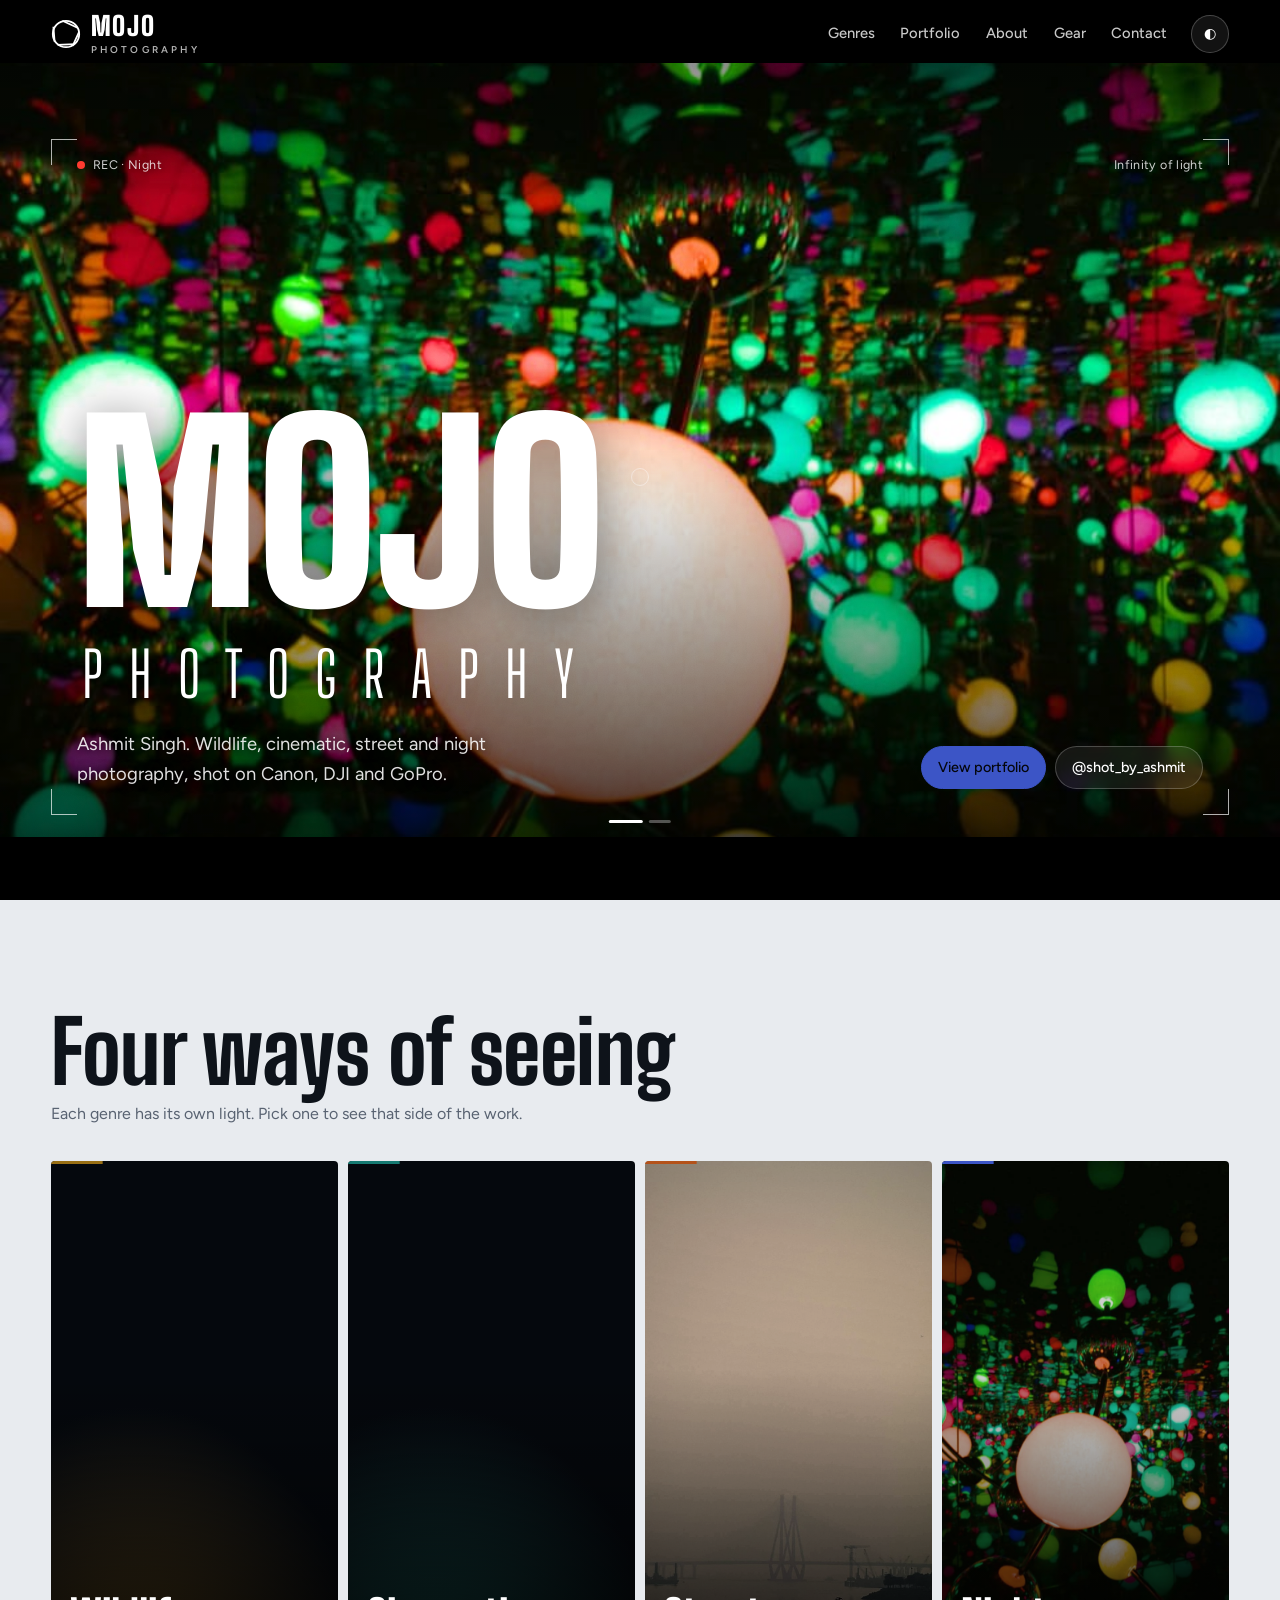
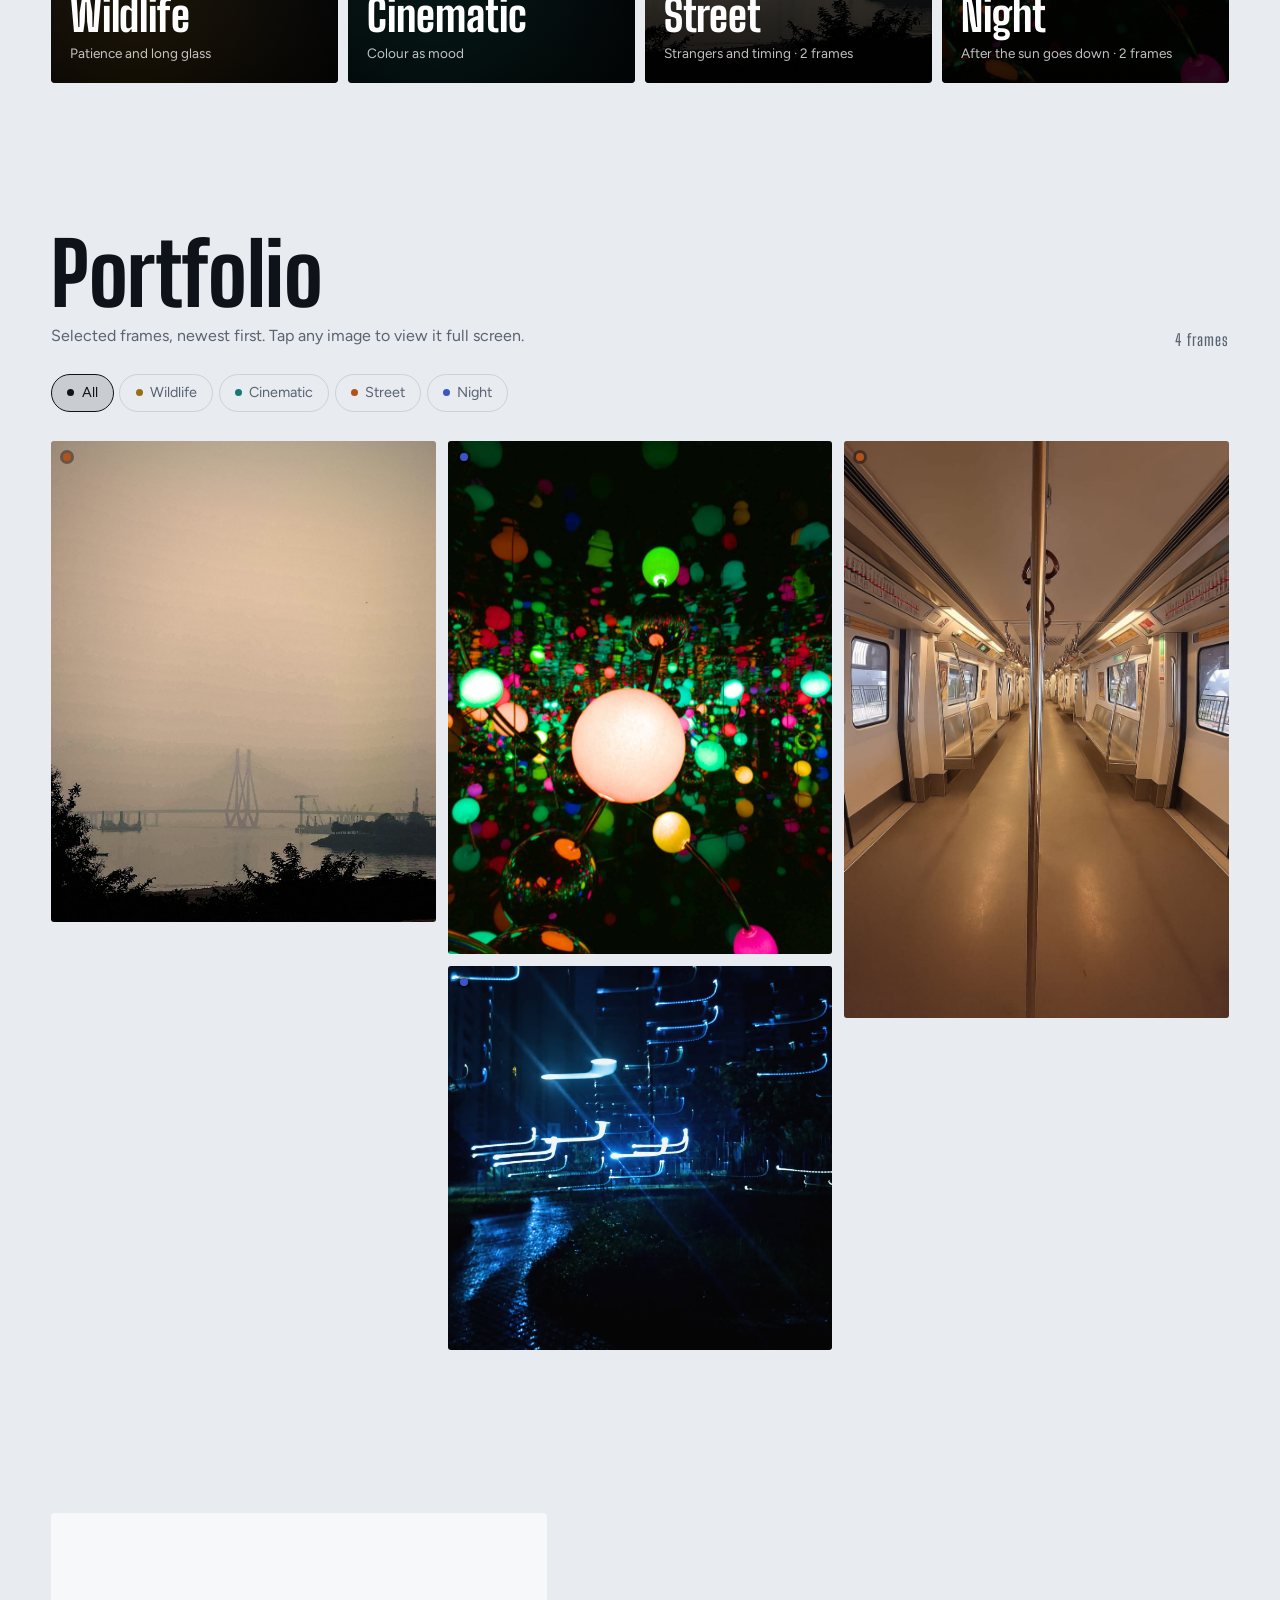
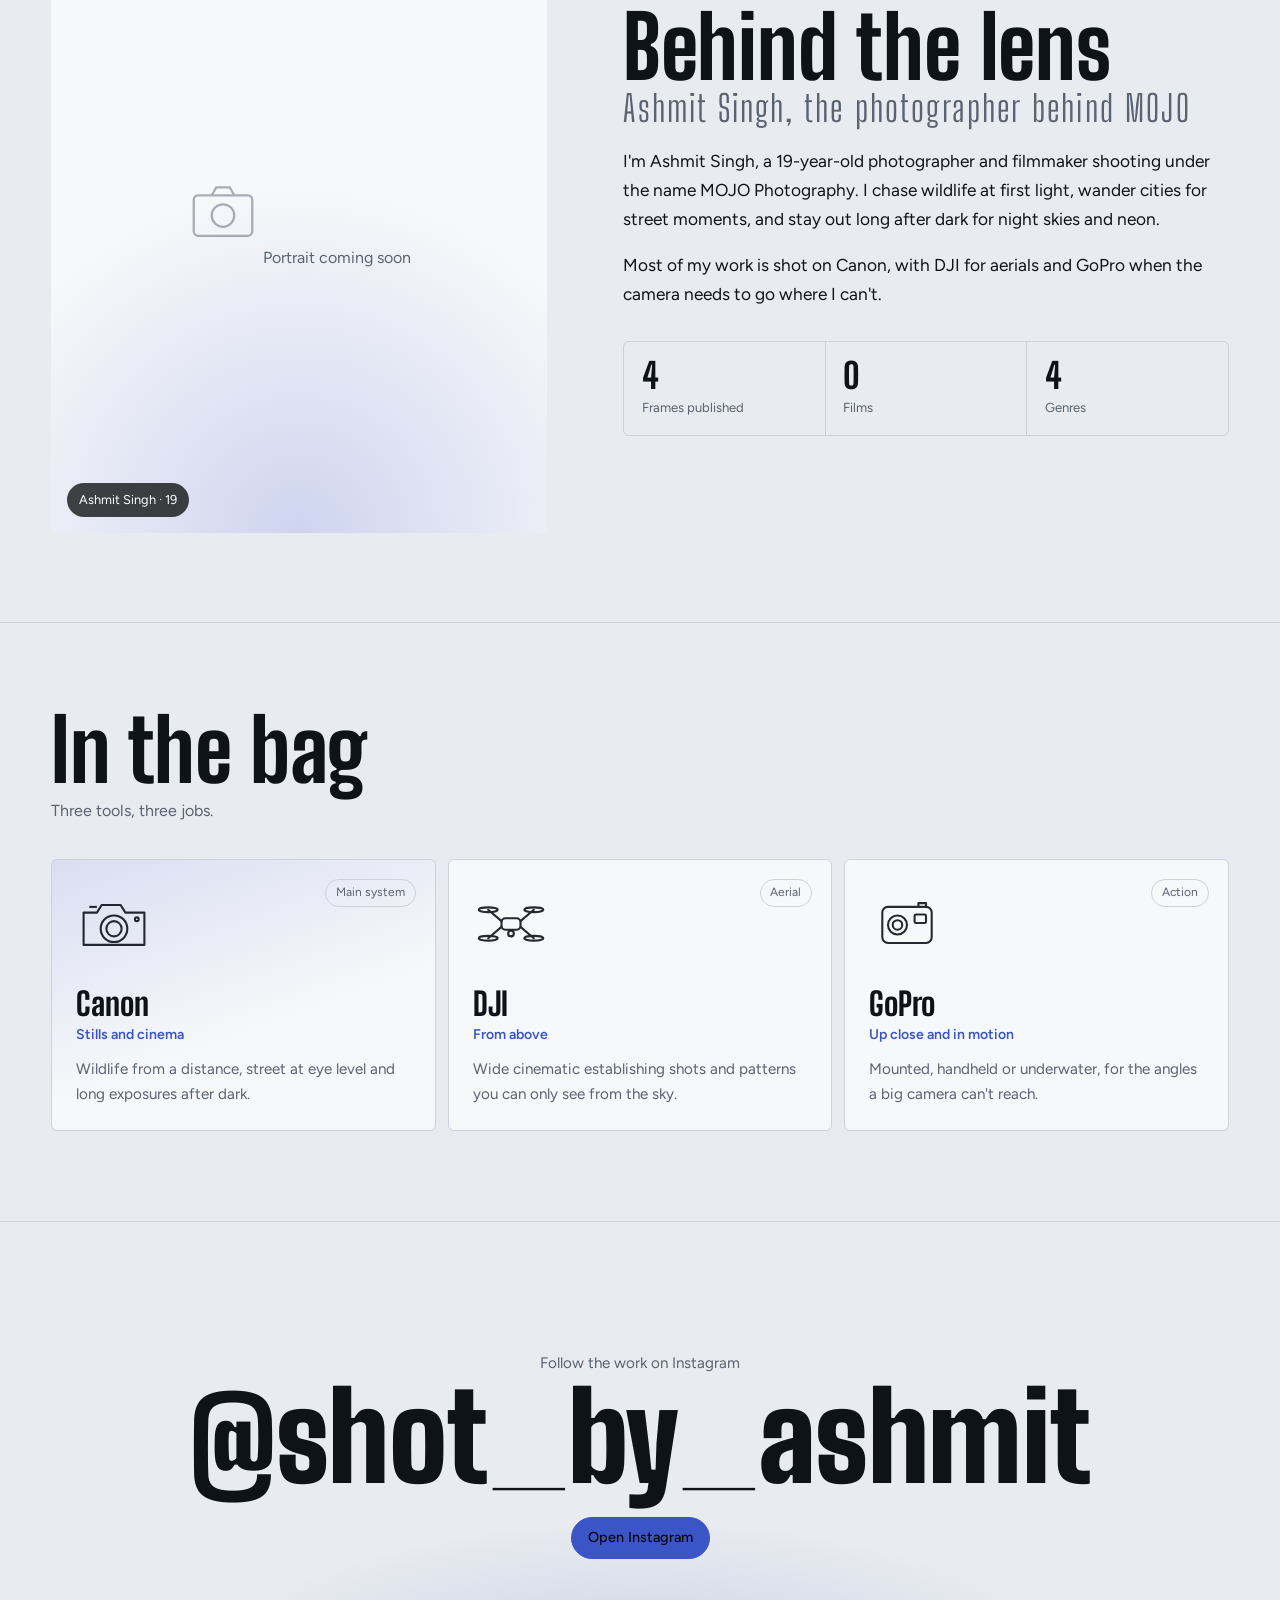
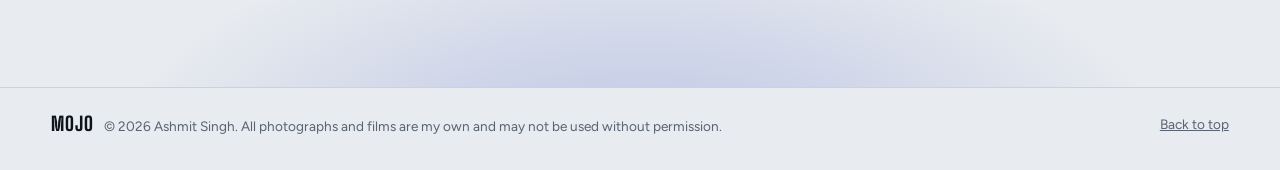
<file: index.html>
<!DOCTYPE html>
<html lang="en">
<head>
<meta charset="utf-8">
<meta name="viewport" content="width=device-width, initial-scale=1, viewport-fit=cover">
<title>MOJO Photography · Ashmit Singh</title>
<meta property="og:title" content="MOJO Photography · Ashmit Singh">
<meta property="og:description" content="Wildlife, cinematic, street and night photography by Ashmit Singh.">
<meta name="description" content="MOJO Photography by Ashmit Singh. Wildlife, cinematic, street and night photography and films.">
<link rel="preconnect" href="https://fonts.googleapis.com">
<link rel="preconnect" href="https://fonts.gstatic.com" crossorigin>
<link href="https://fonts.googleapis.com/css2?family=Big+Shoulders+Display:wght@400;600;800;900&family=Figtree:wght@400;500;600&display=swap" rel="stylesheet">
<link rel="stylesheet" href="style.css">
<link rel="icon" href="data:image/svg+xml,%3Csvg xmlns=%22http://www.w3.org/2000/svg%22 viewBox=%220 0 100 100%22%3E%3Ctext y=%22.9em%22 font-size=%2290%22%3E📷%3C/text%3E%3C/svg%3E">
</head>
<body data-genre="all">

<div class="intro" id="intro" aria-hidden="true">
  <svg viewBox="-50 -50 100 100"><g fill="none" stroke="#fff" stroke-width="1.6">
    <circle r="46"/>
    <path d="M-12-44L40-20M44 -8L22 40M30 34L-28 36M-38 26L-42-24M-44-12L4-46M24-38L-2 46"/>
  </g></svg>
  <div class="word">MOJO PHOTOGRAPHY</div>
</div>

<nav class="nav" id="nav">
  <div class="nav-in wrap">
    <a class="logo" href="#top" aria-label="MOJO Photography home">
      <svg viewBox="-50 -50 100 100" aria-hidden="true"><g fill="none" stroke="currentColor" stroke-width="6"><circle r="44"/><path d="M-12-44L40-20M44-8L22 40M30 34L-28 36M-38 26L-42-24"/></g></svg>
      <span><b>MOJO</b><small>PHOTOGRAPHY</small></span>
    </a>
    <div class="links">
      <a href="#genres">Genres</a><a href="#work">Portfolio</a><a href="#films" id="filmsLink">Films</a><a href="#about">About</a><a href="#kit">Gear</a><a href="#contact">Contact</a>
    </div>
    <div class="tools">
      <button class="btn ghost icon-btn" id="themeBtn" aria-label="Switch light or dark">◐</button>
    </div>
  </div>
</nav>

<header class="hero" id="top">
  <div class="hero-sky"></div>
  <div id="heroLayer"></div>
  <div class="hero-shade"></div>
  <div class="grain"></div>
  <div class="bar top"></div><div class="bar bot"></div>
  <div class="vf"><i></i><i></i><i></i><i></i><span class="ctr"></span></div>
  <div class="hud tl"><b></b><span id="hudL">REC · Canon</span></div>
  <div class="hud tr" id="hudR"></div>
  <div class="hero-copy">
    <h1>MOJO<span>PHOTOGRAPHY</span></h1>
    <div class="hero-row">
      <p id="tagline"><strong>Ashmit Singh.</strong> Wildlife, cinematic, street and night photography, shot on Canon, DJI and GoPro.</p>
      <div class="hero-ctas">
        <a class="btn primary" href="#work">View portfolio</a>
        <a class="btn ghost" href="https://instagram.com/shot_by_ashmit" target="_blank" rel="noopener" id="heroIg">@shot_by_ashmit</a>
      </div>
    </div>
  </div>
  <div class="hero-dots" id="heroDots"></div>
</header>

<section class="genres-sec wrap" id="genres">
  <div class="sh"><div><h2>Four ways of seeing</h2><p>Each genre has its own light. Pick one to see that side of the work.</p></div></div>
  <div class="gshow" id="gshow"></div>
</section>

<section class="work wrap" id="work">
  <div class="sh"><div><h2 id="galleryTitle">Portfolio</h2><p id="galleryNote"></p></div><span class="count" id="count"></span></div>
  <div class="filters" role="group" aria-label="Filter by genre">
    <button class="filter" data-g="all" aria-pressed="true"><i></i>All</button>
    <button class="filter" data-g="wildlife" style="--c:var(--wildlife)" aria-pressed="false"><i></i>Wildlife</button>
    <button class="filter" data-g="cinematic" style="--c:var(--cinematic)" aria-pressed="false"><i></i>Cinematic</button>
    <button class="filter" data-g="street" style="--c:var(--street)" aria-pressed="false"><i></i>Street</button>
    <button class="filter" data-g="night" style="--c:var(--night)" aria-pressed="false"><i></i>Night</button>
  </div>
  <div class="grid" id="grid"></div>
  <div class="empty" id="empty" hidden>
    <h3 id="emptyTitle">New work coming soon</h3>
    <p id="emptyText">New work is on the way.</p>
  </div>
</section>

<section class="films wrap" id="films" hidden>
  <div class="sprockets"></div>
  <div class="sh"><div><h2>Films</h2><p>Moving pictures from the same places: aerials on DJI, action on GoPro, the rest on Canon.</p></div><span class="count" id="filmCount"></span></div>
  <div class="reel" id="reel"></div>
  <div class="sprockets b"></div>
</section>

<section class="about wrap" id="about">
  <div class="portrait" id="portrait">
    <div class="ph" id="portraitPh"><div>
      <svg viewBox="0 0 64 64" fill="none" stroke="currentColor" stroke-width="2"><rect x="6" y="18" width="52" height="36" rx="4"/><path d="M22 18l4-7h12l4 7"/><circle cx="32" cy="36" r="10"/></svg>
      <span id="portraitTxt">Portrait coming soon</span></div></div>
    <span class="tag">Ashmit Singh · 19</span>
  </div>
  <div>
    <h2>Behind the lens<span>Ashmit Singh, the photographer behind MOJO</span></h2>
    <div class="bio" id="bio">
      <p>I'm Ashmit Singh, a 19-year-old photographer and filmmaker shooting under the name MOJO Photography. I chase wildlife at first light, wander cities for street moments, and stay out long after dark for night skies and neon.</p>
      <p>Most of my work is shot on Canon, with DJI for aerials and GoPro when the camera needs to go where I can't.</p>
    </div>
    <div class="facts">
      <div><b id="fFrames">0</b><small>Frames published</small></div>
      <div><b id="fFilms">0</b><small>Films</small></div>
      <div><b>4</b><small>Genres</small></div>
    </div>
  </div>
</section>

<section class="kit wrap" id="kit">
  <div class="sh"><div><h2>In the bag</h2><p>Three tools, three jobs.</p></div></div>
  <div class="kit-grid">
    <article class="kcard main">
      <span class="pill">Main system</span>
      <svg viewBox="0 0 80 80" fill="none" stroke="currentColor" stroke-width="2.2" stroke-linejoin="round"><path d="M8 28h14l5-8h20l5 8h20v34H8z"/><circle cx="40" cy="45" r="14"/><circle cx="40" cy="45" r="8"/><path d="M14 22h8"/><circle cx="64" cy="35" r="2"/></svg>
      <h3>Canon</h3><div class="role">Stills and cinema</div>
      <p>Wildlife from a distance, street at eye level and long exposures after dark.</p>
    </article>
    <article class="kcard">
      <span class="pill">Aerial</span>
      <svg viewBox="0 0 80 80" fill="none" stroke="currentColor" stroke-width="2.2" stroke-linecap="round"><rect x="30" y="34" width="20" height="12" rx="4"/><path d="M30 37L16 25M50 37l14-12M30 43L16 55M50 43l14 12"/><ellipse cx="16" cy="25" rx="10" ry="2.5"/><ellipse cx="64" cy="25" rx="10" ry="2.5"/><ellipse cx="16" cy="55" rx="10" ry="2.5"/><ellipse cx="64" cy="55" rx="10" ry="2.5"/><circle cx="40" cy="50" r="3"/></svg>
      <h3>DJI</h3><div class="role">From above</div>
      <p>Wide cinematic establishing shots and patterns you can only see from the sky.</p>
    </article>
    <article class="kcard">
      <span class="pill">Action</span>
      <svg viewBox="0 0 80 80" fill="none" stroke="currentColor" stroke-width="2.2" stroke-linejoin="round"><rect x="14" y="22" width="52" height="38" rx="6"/><circle cx="30" cy="41" r="10"/><circle cx="30" cy="41" r="5"/><rect x="48" y="30" width="12" height="9" rx="1.5"/><path d="M52 22v-4h8v4"/></svg>
      <h3>GoPro</h3><div class="role">Up close and in motion</div>
      <p>Mounted, handheld or underwater, for the angles a big camera can't reach.</p>
    </article>
  </div>
</section>

<section class="cta wrap" id="contact">
  <small>Follow the work on Instagram</small>
  <a class="handle" id="igBig" href="https://instagram.com/shot_by_ashmit" target="_blank" rel="noopener">@shot_by_ashmit</a>
  <div class="row-c">
    <a class="btn primary" id="igBtn" href="https://instagram.com/shot_by_ashmit" target="_blank" rel="noopener">Open Instagram</a>
    <a class="btn" id="mailBtn" hidden>Email me</a>
  </div>
</section>

<footer class="wrap"><span><b>MOJO</b>© <span id="yr"></span> Ashmit Singh. All photographs and films are my own and may not be used without permission.</span><a href="#top">Back to top</a></footer>

<div class="lb" id="lb" hidden role="dialog" aria-modal="true" aria-label="Viewer">
  <div class="lb-top"><span class="idx" id="lbIdx"></span><button class="btn icon-btn" id="lbClose" aria-label="Close">✕</button></div>
  <div class="lb-stage" id="lbStage">
    <button class="btn icon-btn arrow prev" id="lbPrev" aria-label="Previous">‹</button>
    <button class="btn icon-btn arrow next" id="lbNext" aria-label="Next">›</button>
    <span class="wm">© MOJO</span>
  </div>
  <div class="lb-bar">
    <div><h3 id="lbTitle"></h3><p id="lbMeta"></p></div>
  </div>
</div>

<script src="photos.js"></script>
<script src="script.js"></script>
</body>
</html>
</file>
<file: style.css>
:root{
  box-sizing:border-box;
  padding-top:env(safe-area-inset-top,0px);
  padding-bottom:env(safe-area-inset-bottom,0px);
  --bg:#04060A; --surface:#0C1118; --raise:#131A24; --ink:#EDF0F4; --muted:#8C95A3; --line:#1C2431;
  --wildlife:#D9AC4C; --cinematic:#44B6AC; --street:#EA8641; --night:#90A8FF;
  --accent:var(--night);
  --display:"Big Shoulders Display","Oswald","Arial Narrow",Impact,sans-serif;
  --body:"Figtree","Segoe UI",system-ui,-apple-system,sans-serif;
  --pad:clamp(1rem,4vw,3.5rem);
  --grain:url("data:image/svg+xml,%3Csvg xmlns='http://www.w3.org/2000/svg' width='160' height='160'%3E%3Cfilter id='n'%3E%3CfeTurbulence type='fractalNoise' baseFrequency='.9' numOctaves='2' stitchTiles='stitch'/%3E%3CfeColorMatrix values='0 0 0 0 1 0 0 0 0 1 0 0 0 0 1 0 0 0 .55 0'/%3E%3C/filter%3E%3Crect width='160' height='160' filter='url(%23n)'/%3E%3C/svg%3E");
}
@media (prefers-color-scheme: light){
  :root:not([data-theme="dark"]){--bg:#E8EBEF;--surface:#F7F8FA;--raise:#FFFFFF;--ink:#0E131A;--muted:#596372;--line:#CBD2DB;--wildlife:#996F14;--cinematic:#167A72;--street:#B4521A;--night:#3C55C6}
}
:root[data-theme="light"]{--bg:#E8EBEF;--surface:#F7F8FA;--raise:#FFFFFF;--ink:#0E131A;--muted:#596372;--line:#CBD2DB;--wildlife:#996F14;--cinematic:#167A72;--street:#B4521A;--night:#3C55C6}
:root[data-theme="dark"]{--bg:#04060A;--surface:#0C1118;--raise:#131A24;--ink:#EDF0F4;--muted:#8C95A3;--line:#1C2431;--wildlife:#D9AC4C;--cinematic:#44B6AC;--street:#EA8641;--night:#90A8FF}
body[data-genre="wildlife"]{--accent:var(--wildlife)}
body[data-genre="cinematic"]{--accent:var(--cinematic)}
body[data-genre="street"]{--accent:var(--street)}
body[data-genre="night"],body[data-genre="all"]{--accent:var(--night)}
html{scroll-padding-top:calc(env(safe-area-inset-top,0px) + 70px);scroll-behavior:smooth}
*,*::before,*::after{box-sizing:inherit}
body{margin:0;background:var(--bg);color:var(--ink);font:16px/1.6 var(--body);-webkit-font-smoothing:antialiased;transition:background .4s;overflow-x:hidden}
img,video{max-width:100%;display:block}
button,input,select,textarea{font:inherit;color:inherit}
a{color:inherit}
:focus-visible{outline:2px solid var(--accent);outline-offset:3px}
[hidden]{display:none!important}
.wrap{padding-left:var(--pad);padding-right:var(--pad)}

/* intro */
.intro{position:fixed;inset:0;z-index:100;background:#000;display:grid;place-items:center;pointer-events:none;animation:introOut .7s 1.5s forwards}
.intro svg{width:min(46vmin,280px);height:auto;animation:apOpen 1.5s cubic-bezier(.7,0,.2,1) forwards}
.intro .word{position:absolute;bottom:14vh;color:#fff;font:600 1rem/1 var(--display);letter-spacing:.5em;opacity:0;animation:wordIn .5s .5s forwards}
@keyframes apOpen{0%{transform:rotate(0) scale(1)}70%{transform:rotate(60deg) scale(1)}100%{transform:rotate(80deg) scale(9);opacity:0}}
@keyframes wordIn{to{opacity:.85}}
@keyframes introOut{to{opacity:0;visibility:hidden}}

/* nav */
.nav{position:fixed;left:0;right:0;top:0;padding-top:env(safe-area-inset-top,0px);z-index:30;transition:background .35s,border-color .35s;border-bottom:1px solid transparent}
.nav.solid{background:color-mix(in srgb,var(--bg) 84%,transparent);backdrop-filter:blur(16px);-webkit-backdrop-filter:blur(16px);border-color:var(--line)}
.nav-in{display:flex;align-items:center;gap:1.5rem;height:68px}
.logo{display:flex;align-items:center;gap:.6rem;text-decoration:none;color:#fff}
.nav.solid .logo{color:var(--ink)}
.logo svg{width:30px;height:30px}
.logo b{font:900 1.65rem/1 var(--display);letter-spacing:.06em}
.logo small{display:block;font:600 .62rem/1 var(--body);letter-spacing:.32em;opacity:.7;margin-top:2px}
.links{display:flex;gap:1.6rem;margin-left:auto}
.links a{text-decoration:none;font-size:.92rem;font-weight:500;color:#ffffffc8}
.nav.solid .links a{color:var(--muted)}
.links a:hover{color:#fff}.nav.solid .links a:hover{color:var(--ink)}
.tools{display:flex;gap:.5rem;align-items:center}
.btn{border:1px solid var(--line);background:var(--surface);padding:.55rem 1rem;border-radius:999px;cursor:pointer;font-weight:500;font-size:.9rem;white-space:nowrap;text-decoration:none;display:inline-flex;align-items:center;gap:.45rem;transition:border-color .2s,transform .2s}
.btn:hover{border-color:var(--muted)}
.btn.primary{background:var(--accent);border-color:var(--accent);color:#04060A}
.btn.ghost{background:#ffffff12;border-color:#ffffff38;color:#fff;backdrop-filter:blur(8px)}
.nav.solid .btn.ghost{background:var(--surface);border-color:var(--line);color:var(--ink)}
.icon-btn{width:2.35rem;height:2.35rem;padding:0;justify-content:center;border-radius:50%}
@media (max-width:860px){.links{display:none}.tools{margin-left:auto}}

/* hero */
.hero{position:relative;height:100vh;min-height:560px;max-height:1100px;background:#000;overflow:hidden;color:#fff}
.hero-media{position:absolute;inset:0;width:100%;height:100%;object-fit:cover;opacity:0;transform:scale(1.06);transition:opacity 1.6s ease,transform 9s ease-out}
.hero-media.on{opacity:1;transform:scale(1)}
.hero-sky{position:absolute;inset:0;background:
  radial-gradient(1px 1px at 20% 30%,#fff9 50%,transparent 51%),radial-gradient(1px 1px at 70% 18%,#fffa 50%,transparent 51%),
  radial-gradient(1.5px 1.5px at 84% 44%,#fff8 50%,transparent 51%),radial-gradient(1px 1px at 36% 12%,#fff7 50%,transparent 51%),
  radial-gradient(1px 1px at 58% 36%,#fff6 50%,transparent 51%),radial-gradient(1px 1px at 9% 52%,#fff5 50%,transparent 51%),
  radial-gradient(1px 1px at 46% 22%,#fff8 50%,transparent 51%),radial-gradient(1.5px 1.5px at 92% 14%,#fff9 50%,transparent 51%),
  radial-gradient(130% 70% at 50% 125%,color-mix(in srgb,var(--accent) 50%,#000) 0%,#02040A 72%)}
.hero-shade{position:absolute;inset:0;background:linear-gradient(180deg,#000a 0%,#0000 22%,#0000 50%,#000d 100%)}
.grain{position:absolute;inset:-50%;background:var(--grain);opacity:.09;mix-blend-mode:overlay;animation:grain 1.2s steps(6) infinite;pointer-events:none}
@keyframes grain{0%{transform:translate(0,0)}20%{transform:translate(-3%,2%)}40%{transform:translate(2%,-3%)}60%{transform:translate(-2%,-1%)}80%{transform:translate(3%,3%)}}
.bar{position:absolute;left:0;right:0;height:7%;background:#000;z-index:2}
.bar.top{top:0}.bar.bot{bottom:0}
.vf{position:absolute;inset:calc(7% + 76px) var(--pad) calc(7% + 1.4rem);z-index:3;pointer-events:none}
.vf i{position:absolute;width:26px;height:26px;border:0 solid #ffffffb0}
.vf i:nth-child(1){top:0;left:0;border-top-width:1.5px;border-left-width:1.5px}
.vf i:nth-child(2){top:0;right:0;border-top-width:1.5px;border-right-width:1.5px}
.vf i:nth-child(3){bottom:0;left:0;border-bottom-width:1.5px;border-left-width:1.5px}
.vf i:nth-child(4){bottom:0;right:0;border-bottom-width:1.5px;border-right-width:1.5px}
.vf .ctr{position:absolute;left:50%;top:50%;width:18px;height:18px;margin:-9px;border:1px solid #ffffff70;border-radius:50%}
.hud{position:absolute;z-index:4;font-size:.78rem;letter-spacing:.03em;text-shadow:0 1px 8px #000a;color:#ffffffd0}
.hud.tl{top:calc(7% + 76px + 1rem);left:calc(var(--pad) + 1.6rem);display:flex;align-items:center;gap:.5rem}
.hud.tl b{width:8px;height:8px;border-radius:50%;background:#ff3b30;animation:blink 1.6s steps(1) infinite}
@keyframes blink{50%{opacity:0}}
.hud.tr{top:calc(7% + 76px + 1rem);right:calc(var(--pad) + 1.6rem);text-align:right;white-space:pre-line;max-width:42%}
.hero-copy{position:absolute;z-index:4;left:calc(var(--pad) + 1.6rem);right:calc(var(--pad) + 1.6rem);bottom:calc(7% + 3rem)}
.hero-copy h1{margin:0;font:900 clamp(5rem,19vw,16rem)/.78 var(--display);letter-spacing:-.005em;text-shadow:0 6px 50px #0007}
.hero-copy h1 span{display:block;font-weight:400;font-size:.255em;letter-spacing:.42em;margin:.55em 0 0 .08em;line-height:1}
.hero-row{display:flex;justify-content:space-between;align-items:flex-end;gap:1.5rem;flex-wrap:wrap;margin-top:1.6rem}
.hero-row p{margin:0;max-width:38ch;font-size:clamp(1rem,1.5vw,1.15rem);color:#ffffffe0;text-shadow:0 1px 12px #000c}
.hero-row p strong{color:#fff;font-weight:600}
.hero-ctas{display:flex;gap:.6rem;flex-wrap:wrap}
.hero-dots{position:absolute;z-index:5;left:50%;transform:translateX(-50%);bottom:calc(7% + .9rem);display:flex;gap:.4rem}
.hero-dots button{width:22px;height:3px;border:0;padding:0;background:#ffffff50;cursor:pointer;border-radius:2px}
.hero-dots button[aria-current="true"]{background:#fff;width:34px}
@media (max-width:760px){.hud.tr{display:none}.hero{height:92vh}.hero-copy{bottom:calc(7% + 2.4rem)}}

/* section heads */
section{position:relative}
.sh{display:grid;grid-template-columns:minmax(0,1fr) auto;align-items:end;gap:1rem 2rem;margin-bottom:2.2rem}
.sh h2{margin:0;font:800 clamp(2.8rem,7vw,5.4rem)/.86 var(--display);letter-spacing:-.005em}
.sh p{margin:.7rem 0 0;color:var(--muted);max-width:52ch}
.count{font:600 1rem/1 var(--display);letter-spacing:.06em;color:var(--muted)}
@media (max-width:640px){.sh{grid-template-columns:1fr}}

/* genres */
.genres-sec{padding-top:clamp(4rem,9vw,7.5rem);padding-bottom:clamp(2rem,5vw,4rem)}
.gshow{display:grid;grid-template-columns:repeat(4,minmax(0,1fr));gap:10px;height:clamp(380px,58vh,620px)}
.gcard{position:relative;overflow:hidden;border:0;padding:0;cursor:pointer;background:var(--surface);color:#fff;text-align:left;border-radius:4px}
.gcard .cov{position:absolute;inset:0;width:100%;height:100%;object-fit:cover;transition:transform .9s cubic-bezier(.2,.7,.2,1),filter .5s;filter:saturate(.85) brightness(.82)}
.gcard .fb{position:absolute;inset:0;background:radial-gradient(120% 90% at 30% 110%,color-mix(in srgb,var(--c) 70%,#000),#05080d 70%)}
.gcard::after{content:"";position:absolute;inset:0;background:linear-gradient(180deg,#0000 40%,#000c)}
.gcard:hover .cov,.gcard:focus-visible .cov{transform:scale(1.05);filter:saturate(1) brightness(1)}
.gcard .lbl{position:absolute;z-index:2;left:1.2rem;right:1.2rem;bottom:1.2rem}
.gcard .lbl b{display:block;font:800 clamp(2rem,3.4vw,3rem)/.9 var(--display)}
.gcard .lbl small{display:block;margin-top:.45rem;color:#ffffffc0;font-size:.85rem}
.gcard .bar-c{position:absolute;z-index:2;top:0;left:0;right:0;height:3px;background:var(--c);transform:scaleX(.18);transform-origin:left;transition:transform .5s}
.gcard:hover .bar-c,.gcard:focus-visible .bar-c{transform:scaleX(1)}
@media (max-width:860px){.gshow{grid-template-columns:repeat(2,minmax(0,1fr));height:auto}.gcard{aspect-ratio:4/5}}

/* gallery */
.work{padding-top:clamp(3rem,7vw,6rem);padding-bottom:3rem}
.filters{display:flex;gap:.35rem;flex-wrap:wrap;margin:-.6rem 0 1.8rem}
.filter{border:1px solid var(--line);background:none;border-radius:999px;padding:.42rem .95rem;cursor:pointer;font-size:.9rem;color:var(--muted);display:inline-flex;align-items:center;gap:.45rem}
.filter i{width:7px;height:7px;border-radius:50%;background:var(--c,var(--ink))}
.filter:hover{color:var(--ink)}
.filter[aria-pressed="true"]{color:var(--ink);border-color:var(--c,var(--ink));background:color-mix(in srgb,var(--c,var(--ink)) 14%,transparent)}
.grid{columns:3 300px;column-gap:12px}
.tile{break-inside:avoid;margin:0 0 12px;position:relative;cursor:zoom-in;overflow:hidden;background:var(--surface);border-radius:3px}
.tile img{width:100%;height:auto;transition:transform .7s cubic-bezier(.2,.7,.2,1)}
.tile:hover img{transform:scale(1.03)}
.tile figcaption{position:absolute;inset:auto 0 0 0;padding:3rem 1rem .9rem;background:linear-gradient(transparent,#000d);color:#fff;opacity:0;transform:translateY(8px);transition:.35s}
.tile:hover figcaption,.tile:focus-visible figcaption{opacity:1;transform:none}
.tile figcaption strong{display:block;font:800 1.35rem/1.05 var(--display);letter-spacing:.015em}
.tile figcaption span{font-size:.8rem;color:#ffffffc8}
.tile .dot{position:absolute;top:.75rem;left:.75rem;width:8px;height:8px;border-radius:50%;background:var(--c);box-shadow:0 0 0 3px #0006}
@media (hover:none){.tile figcaption{opacity:1;transform:none;padding-top:2rem}}
.empty{border:1px dashed var(--line);border-radius:6px;padding:clamp(2.5rem,6vw,4.5rem);text-align:center;color:var(--muted)}
.empty h3{margin:0 0 .5rem;font:800 2.2rem/1 var(--display);color:var(--ink)}

/* films */
.films{padding-top:clamp(3rem,7vw,6rem);padding-bottom:clamp(3rem,7vw,6rem);background:#000;color:#fff;--muted:#8f98a6;--line:#222a36;--surface:#0b0f15}
.reel{display:grid;grid-auto-flow:column;grid-auto-columns:min(78vw,640px);gap:14px;overflow-x:auto;scroll-snap-type:x mandatory;padding-bottom:1rem;scrollbar-width:thin}
.film{scroll-snap-align:start;position:relative;aspect-ratio:2.39/1;background:#0b0f15;border-radius:3px;overflow:hidden;cursor:pointer;border:0;padding:0;color:#fff;text-align:left}
.film video,.film .yt{width:100%;height:100%;object-fit:cover}
.film .play{position:absolute;inset:0;display:grid;place-items:center}
.film .play span{width:64px;height:64px;border-radius:50%;border:1.5px solid #fffc;display:grid;place-items:center;background:#0006;backdrop-filter:blur(6px);transition:transform .3s}
.film:hover .play span{transform:scale(1.1)}
.film .cap{position:absolute;left:1rem;bottom:.8rem;right:1rem;text-shadow:0 1px 8px #000}
.film .cap b{font:800 1.4rem/1 var(--display);display:block}
.film .cap small{color:#ffffffc0}
.sprockets{height:14px;background:repeating-linear-gradient(90deg,#000 0 10px,#1b1f27 10px 22px);opacity:.9;margin-bottom:2.2rem}
.sprockets.b{margin:1.6rem 0 0}

/* about */
.about{padding-top:clamp(4rem,9vw,7.5rem);padding-bottom:clamp(3rem,7vw,6rem);display:grid;grid-template-columns:minmax(0,.9fr) minmax(0,1.1fr);gap:clamp(2rem,6vw,6rem);align-items:center}
.portrait{position:relative;aspect-ratio:4/5;background:var(--surface);border-radius:4px;overflow:hidden}
.portrait img{width:100%;height:100%;object-fit:cover}
.portrait .ph{position:absolute;inset:0;display:grid;place-items:center;color:var(--muted);text-align:center;padding:2rem;background:radial-gradient(100% 80% at 50% 100%,color-mix(in srgb,var(--accent) 22%,transparent),transparent 70%)}
.portrait .ph svg{width:72px;opacity:.5;margin:0 auto 1rem}
.portrait .tag{position:absolute;left:1rem;bottom:1rem;background:#000b;color:#fff;padding:.4rem .75rem;border-radius:999px;font-size:.8rem;backdrop-filter:blur(6px)}
.about h2{margin:0 0 1.4rem;font:800 clamp(2.8rem,7vw,5.4rem)/.86 var(--display)}
.about h2 span{display:block;color:var(--muted);font-weight:400;font-size:.42em;letter-spacing:.06em;margin-top:.55rem}
.about .bio p{margin:0 0 1rem;max-width:56ch;font-size:1.08rem;line-height:1.7}
.facts{display:grid;grid-template-columns:repeat(3,minmax(0,1fr));gap:1px;background:var(--line);border:1px solid var(--line);border-radius:6px;overflow:hidden;margin-top:2rem}
.facts div{background:var(--bg);padding:1rem 1.1rem}
.facts b{display:block;font:800 2.2rem/1 var(--display)}
.facts small{color:var(--muted);font-size:.82rem}
@media (max-width:860px){.about{grid-template-columns:1fr}.portrait{max-width:440px}}

/* kit */
.kit{padding-top:clamp(3rem,7vw,6rem);padding-bottom:clamp(3rem,7vw,6rem);border-top:1px solid var(--line)}
.kit-grid{display:grid;grid-template-columns:repeat(3,minmax(0,1fr));gap:12px}
.kcard{background:var(--surface);border:1px solid var(--line);border-radius:6px;padding:1.6rem 1.5rem 1.5rem;position:relative;overflow:hidden}
.kcard.main{background:linear-gradient(160deg,color-mix(in srgb,var(--accent) 16%,var(--surface)),var(--surface) 60%)}
.kcard svg{width:76px;height:76px;color:var(--ink);opacity:.9}
.kcard h3{margin:1.2rem 0 .2rem;font:800 2rem/1 var(--display)}
.kcard .role{color:var(--accent);font-weight:600;font-size:.88rem}
.kcard p{margin:.7rem 0 0;color:var(--muted);font-size:.95rem}
.kcard .pill{position:absolute;top:1.2rem;right:1.2rem;font-size:.75rem;border:1px solid var(--line);border-radius:999px;padding:.2rem .6rem;color:var(--muted)}
@media (max-width:860px){.kit-grid{grid-template-columns:1fr}}

/* contact */
.cta{padding-top:clamp(4rem,10vw,8rem);padding-bottom:clamp(4rem,10vw,8rem);text-align:center;position:relative;overflow:hidden;border-top:1px solid var(--line)}
.cta::before{content:"";position:absolute;inset:0;background:radial-gradient(60% 80% at 50% 120%,color-mix(in srgb,var(--accent) 28%,transparent),transparent 70%);pointer-events:none}
.cta small{color:var(--muted);font-size:.95rem}
.cta a.handle{display:block;margin:.4rem auto 1.6rem;font:900 clamp(2.6rem,9.5vw,8.5rem)/.9 var(--display);text-decoration:none;letter-spacing:-.005em;word-break:break-word;transition:color .3s}
.cta a.handle:hover{color:var(--accent)}
.cta .row-c{display:flex;justify-content:center;gap:.6rem;flex-wrap:wrap;position:relative}
footer{border-top:1px solid var(--line);padding-top:1.6rem;padding-bottom:2rem;display:flex;justify-content:space-between;gap:1rem;flex-wrap:wrap;color:var(--muted);font-size:.85rem}
footer b{color:var(--ink);font:800 1.2rem/1 var(--display);letter-spacing:.05em;margin-right:.6rem}

/* lightbox */
.lb{position:fixed;inset:0;z-index:60;background:#000;display:grid;grid-template-rows:auto 1fr auto;color:#fff;padding-top:env(safe-area-inset-top,0px);padding-bottom:env(safe-area-inset-bottom,0px)}
.lb-top{display:flex;justify-content:space-between;align-items:center;padding:.9rem var(--pad)}
.lb-top .idx{font:600 1rem/1 var(--display);letter-spacing:.08em;color:#ffffffa0}
.lb-stage{position:relative;display:grid;place-items:center;min-height:0;padding:0 4.5rem}
.lb-stage img,.lb-stage video{max-height:100%;max-width:100%;object-fit:contain;user-select:none;-webkit-user-drag:none}
.lb-stage iframe{width:min(100%,calc((100vh - 220px)*16/9));aspect-ratio:16/9;border:0}
.lb-stage .wm{position:absolute;right:5rem;bottom:.6rem;font:800 .9rem/1 var(--display);letter-spacing:.2em;color:#ffffff55;pointer-events:none}
.lb-bar{display:flex;justify-content:space-between;align-items:end;gap:1rem;padding:1.1rem var(--pad) 1.5rem;flex-wrap:wrap}
.lb-bar h3{margin:0;font:800 2.1rem/1 var(--display)}
.lb-bar p{margin:.35rem 0 0;color:#ffffffb8;font-size:.9rem}
.lb-bar .g{display:inline-flex;align-items:center;gap:.4rem}
.lb-bar .g i{width:7px;height:7px;border-radius:50%;background:var(--c)}
.lb .arrow{position:absolute;top:50%;transform:translateY(-50%);font-size:1.5rem}
.lb .arrow.prev{left:1rem}.lb .arrow.next{right:1rem}
.lb .btn{background:#ffffff14;border-color:#ffffff30;color:#fff}
@media (max-width:760px){.lb-stage{padding:0 .4rem}.lb .arrow{display:none}.lb-stage .wm{right:1rem}}

@media (prefers-reduced-motion:reduce){*{animation:none!important;transition:none!important}.intro{display:none}html{scroll-behavior:auto}}
</file>
